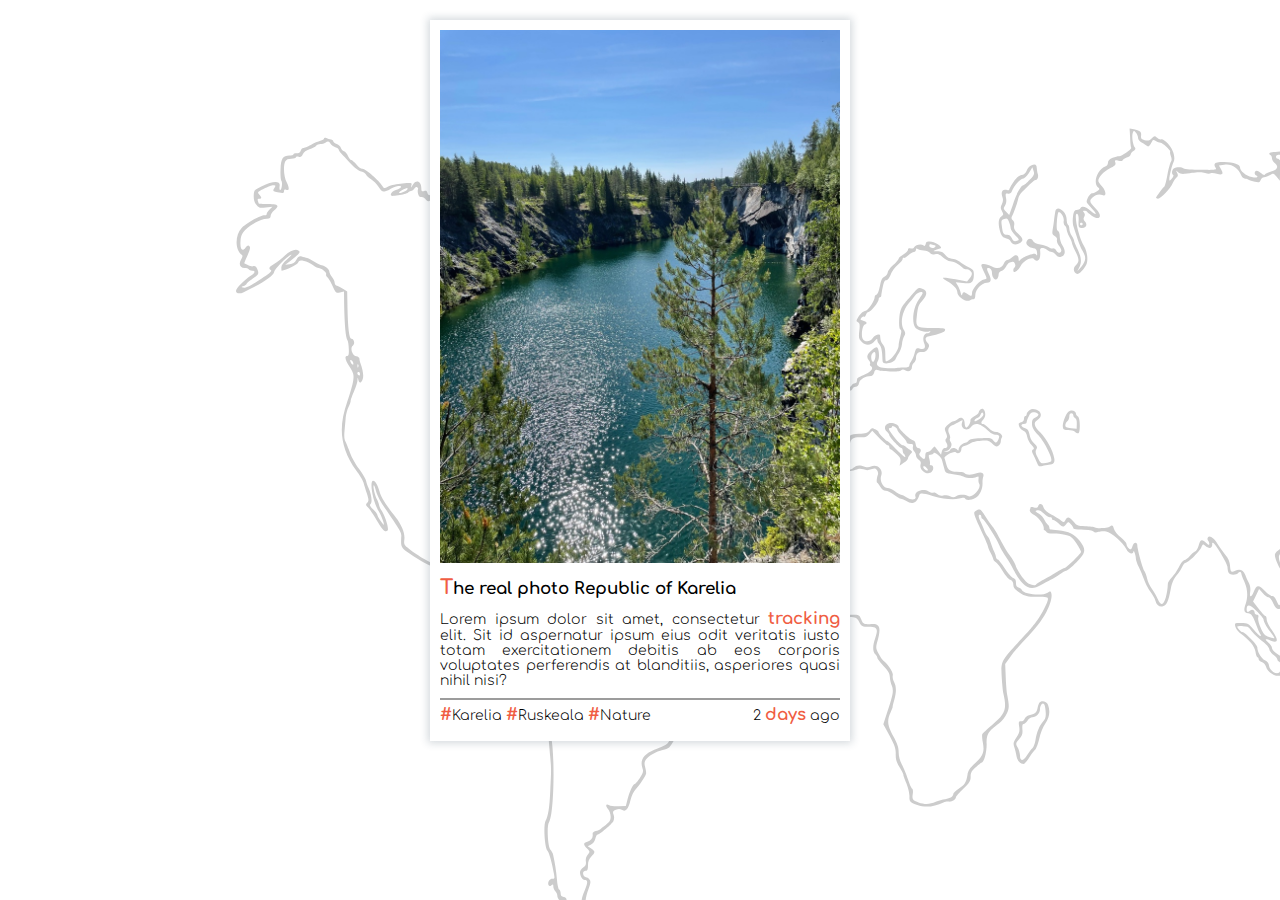
<file: card/index.html>
<!DOCTYPE html>
<html lang="en">
<head>
	<meta charset="UTF-8">
	<meta name="viewport" content="width=device-width, initial-scale=1.0">
	<title>Document</title>
	<link rel="stylesheet" href="./style.css">
</head>
<body>
	<div id="card">
		<div class="coordinator"></div>
		<div id="image-holder">
			<img id="image" src="./img/photo2.jpg"></img>
			<!-- <div class="image-zoomer"><img class="arrow prew-arrow"src="./icons/wave-oval/zoom-in-svgrepo-com.svg" alt="zoom"></div> -->
			<div class="navigation">
			<div class="prev"><img class="arrow prew-arrow"src="./icons/wave-oval/chevron-left-svgrepo-com.svg" alt="prew"></div>
			<div class="position-viewer">
				<div class="block"></div>
				<div class="block active-block"></div>
				<div class="block"></div>
				<div class="block"></div>
				<div class="block"></div>
				<div class="block"></div>
			</div>
			<div class="next"><img class="arrow next-arrow" src="./icons/wave-oval/chevron-right-svgrepo-com.svg" alt="next"></div>
		</div>
		</div>
		
		<div id="text">
			<h1 class="name-photo"><b>T</b>he real photo Republic of Karelia</h1>
			<p class="description-photo">Lorem ipsum dolor sit amet, consectetur <b>tracking</b> elit. Sit id aspernatur ipsum eius odit veritatis iusto totam exercitationem debitis ab eos corporis voluptates perferendis at blanditiis, asperiores quasi nihil nisi?</p>
		</div>
		<div class="card-footer">
			<div class="tag-box">
			<span><b>#</b>Karelia</span>
			<span><b>#</b>Ruskeala</span>
			<span><b>#</b>Nature</span>
		</div>
		<div class="time-box">2 <b>days</b> ago</div>
		</div>
	</div>

	<script src="./script.js"></script>
</body>
</html>
</file>
<file: card/style.css>
@import url('https://fonts.googleapis.com/css2?family=Comfortaa:wght@300..700&display=swap');

* {
	padding: 0;
	margin: 0;
	font-family: "Comfortaa", sans-serif;
  	font-size: 14px;
  	font-weight: 300;
}

body {
	background-image: url('./img/map.svg');
	background-attachment: fixed;
}

body::-webkit-scrollbar {
  width: 0;
}

b {
	color: #f05d43;
	font-size: 1.2em;
	font-weight: 700;
}

#card {
	padding: 10px;
	width: 30%;
	min-width: 400px;
	background: #fff;
	display: flex;
	flex-direction: column;
	box-shadow: 0px 0px 8px 2px rgba(34, 60, 80, 0.2);
	margin: 20px auto;
}

#image-holder {
	/*background: red;*/
	width: 100%;
	overflow: hidden;
	position: relative;
}

#image-holder > img {
	width: 100%;
	object-fit: cover;
	transition: all 600ms ease;
}

/*#image-holder > img:hover {
	transform: scale(1.01);
}*/

/*#image-holder .image-zoomer {
	width: 50px;
	height:50px;
	position: absolute;
	bottom: 0;
	right: 0;
	transition: all 600ms ease;
}*/

/*#image-holder .image-zoomer:hover {
	transform: scale(1.2);
}*/

#image-holder .image-zoomer img {
	width: 50px;
	height: 50px;
}

.navigation {
	position: absolute;
	left: 0;
	bottom: 0;
	height: 50px;
	overflow: hidden;
	display: flex;
	flex-direction: row;
	justify-content: space-between;
	align-items: center;
	transition: all 600ms ease;
}

.navigation .prev, .next {
	width: 10%;
	border-radius: 50%;
	transition: all 600ms ease;
}

.navigation .prev:hover, .next:hover {
	transform: scale(1.2);
}

.navigation div .arrow {
	color: #fff;
	width: 100%;
}

.navigation .position-viewer {
	display: flex;
	justify-content: center;
	margin-top: 20px;
	width: 75%;
	overflow-x: hidden;
}

.navigation .block {
	width: 10%;
	height: 5px;
	margin-right: 3px; 
	background: #fff;
	transition: all 100ms ease;
}

.navigation .block:hover {
	height: 7px;
	border-radius: 0 0 4px 4px;
}



.navigation .active-block {
	background: #f05d43;
	height: 7px;
	border-radius: 0 0 4px 4px;
	transition: all 100ms ease;
}

.navigation .active-block:hover {
	background: #f08e7d;
	height: 7px;
	border-radius: 0 0 4px 4px;
}

#text .name-photo {
	font-family: "Comfortaa", sans-serif;
  	font-size: 1.2em;
	font-weight: 700;
	padding-top: 10px;
	padding-bottom: 10px;
}

#text .description-photo {
	text-align: justify;
}

.count-shower {
	display: flex;
	flex-direction: row;
	justify-content: center;
	align-items: center;
	width: 100%;
	height: 10px;
}

#card .card-footer {
	display: flex;
	justify-content: space-between;
	margin-top: 10px;
	line-height: 30px;
	border-top: solid 2px #9c9c9c;
}

#card .card-footer .tag-box {
	width: 60%;
}

#card .card-footer .time-box {
	width: 30%;
	text-align: right;
}
</file>
